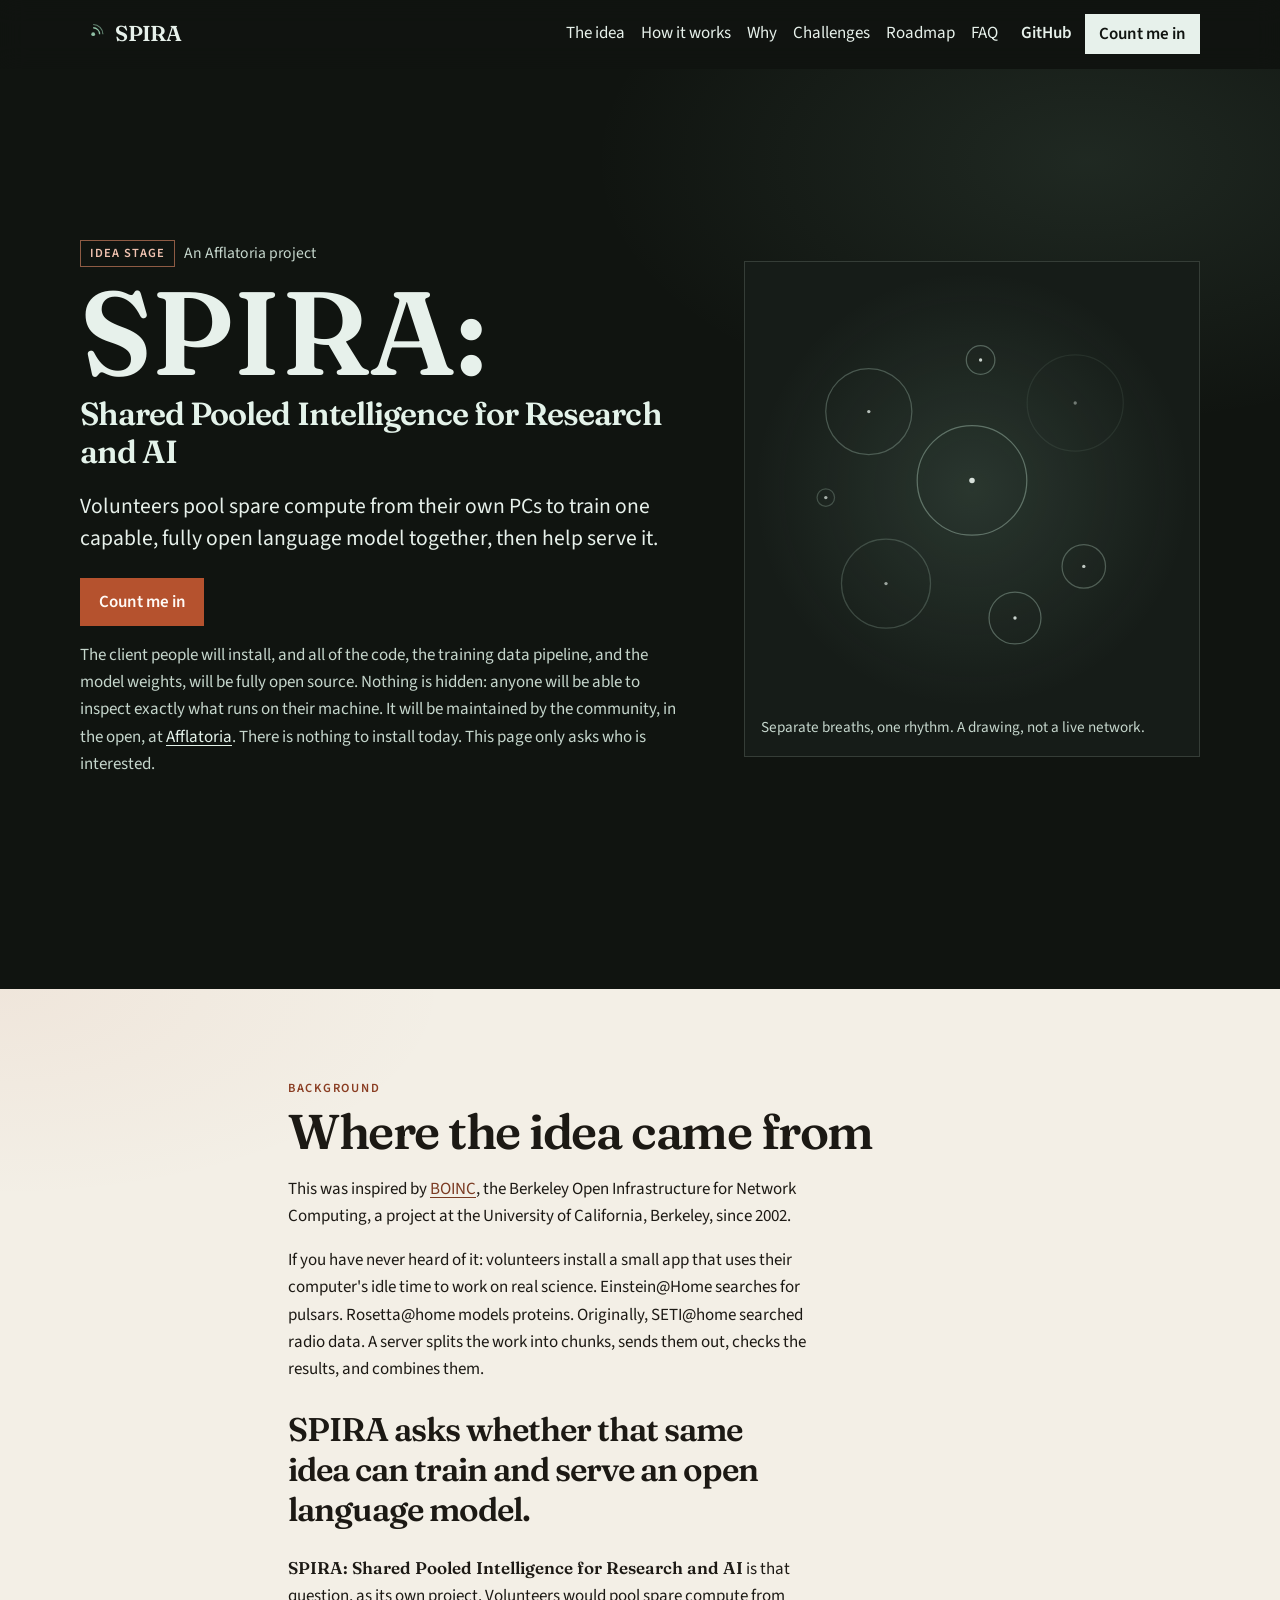
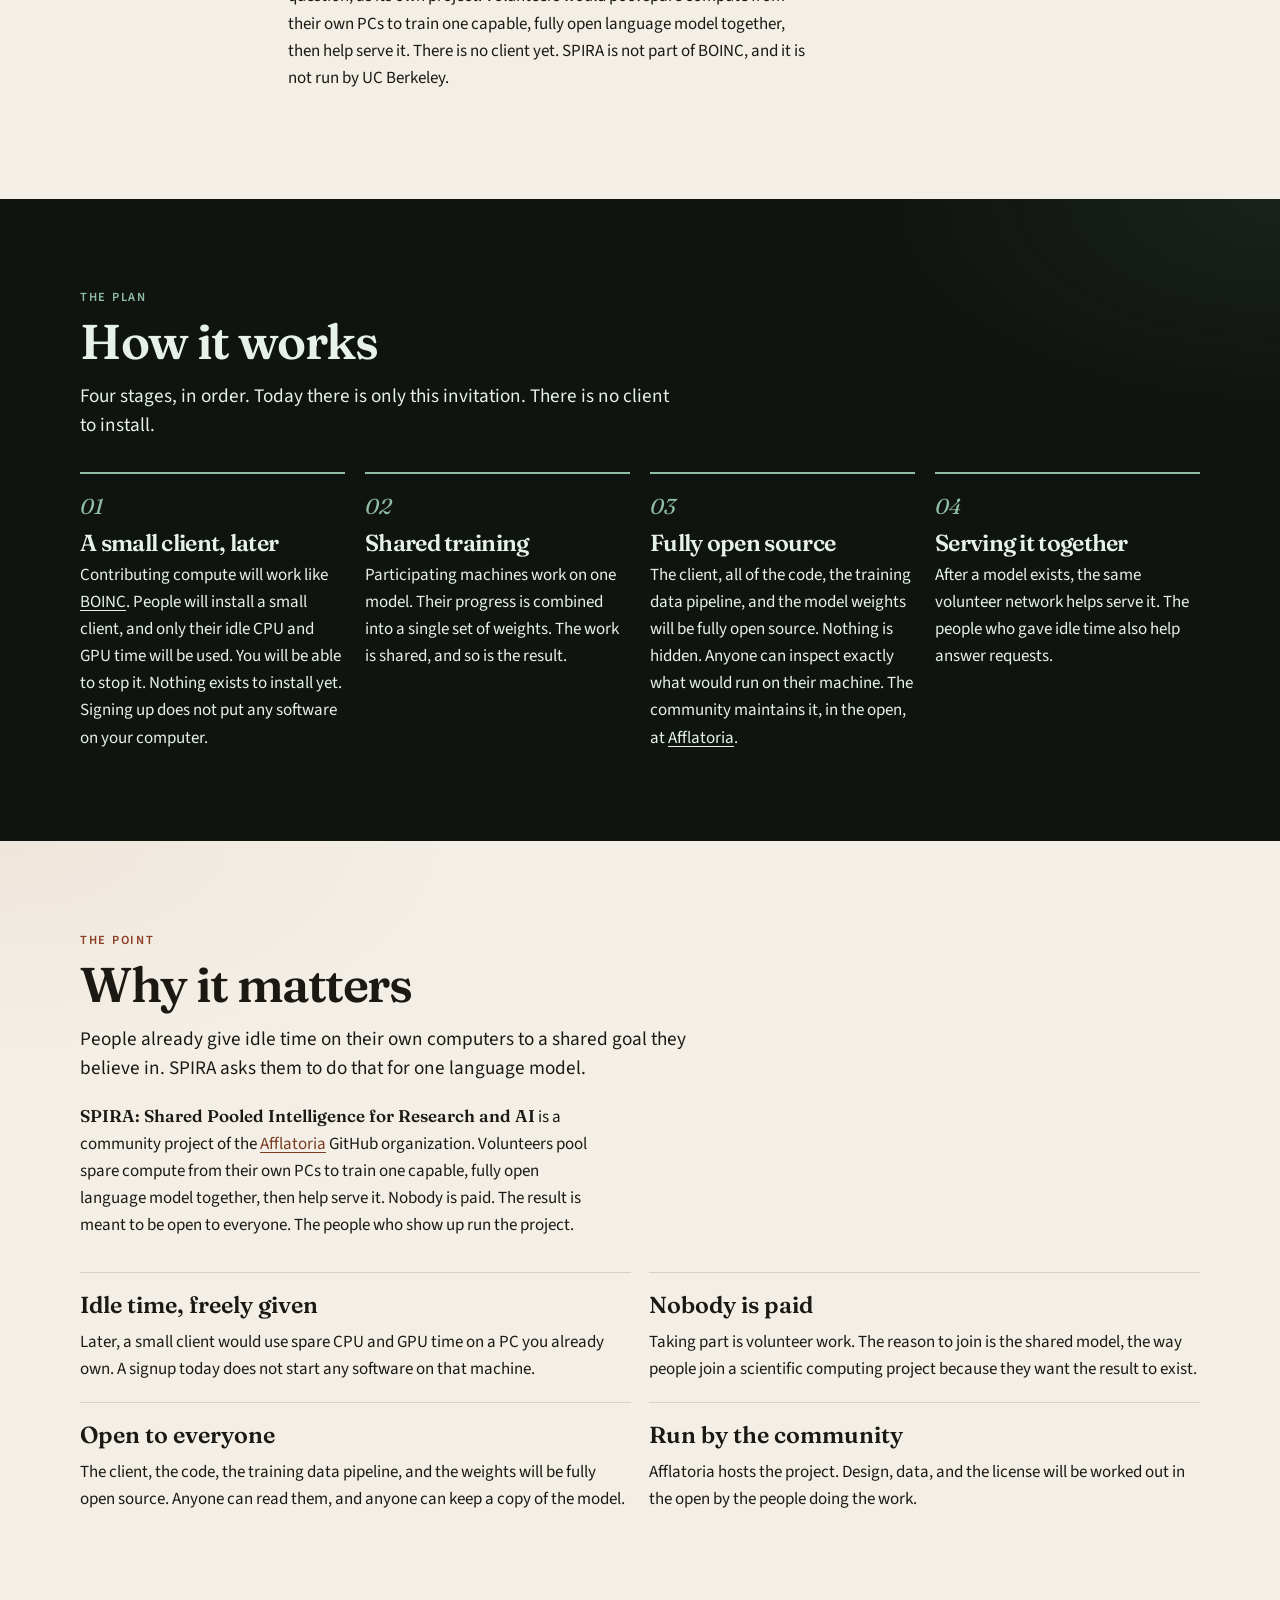
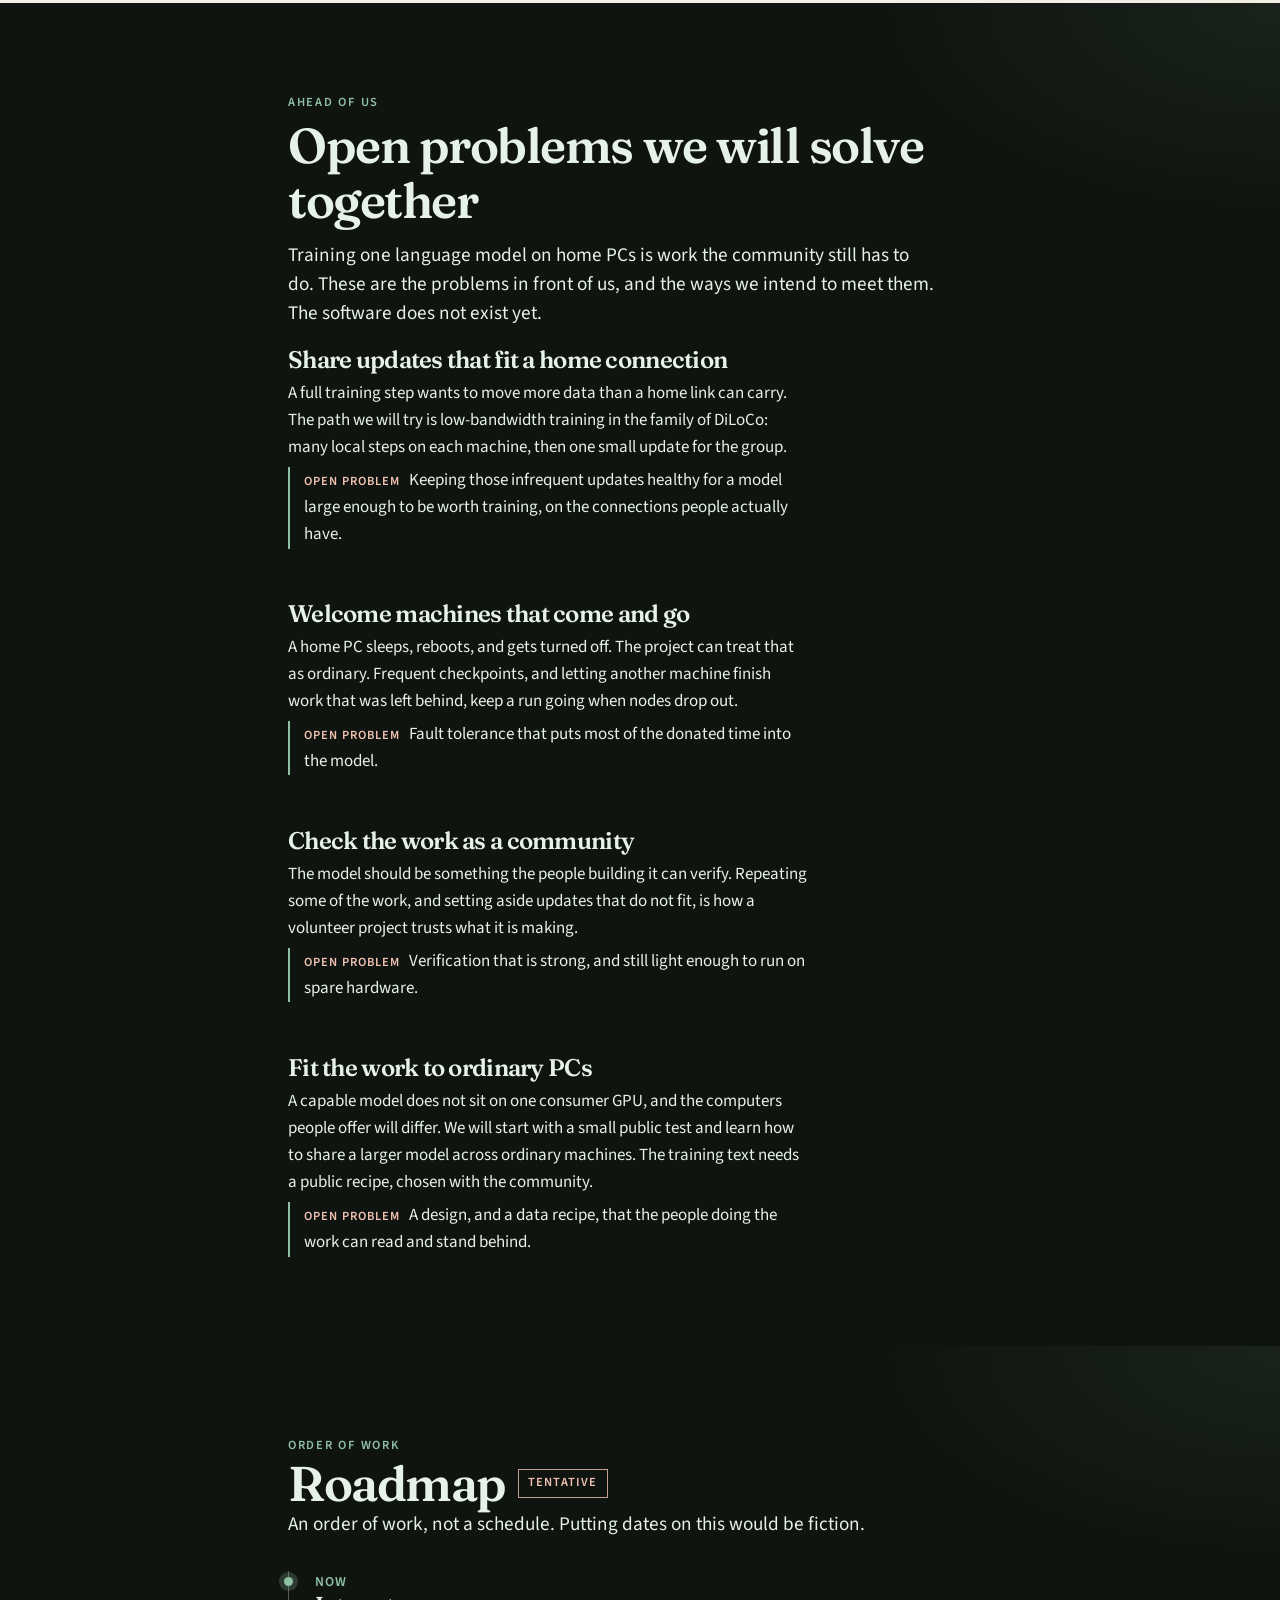
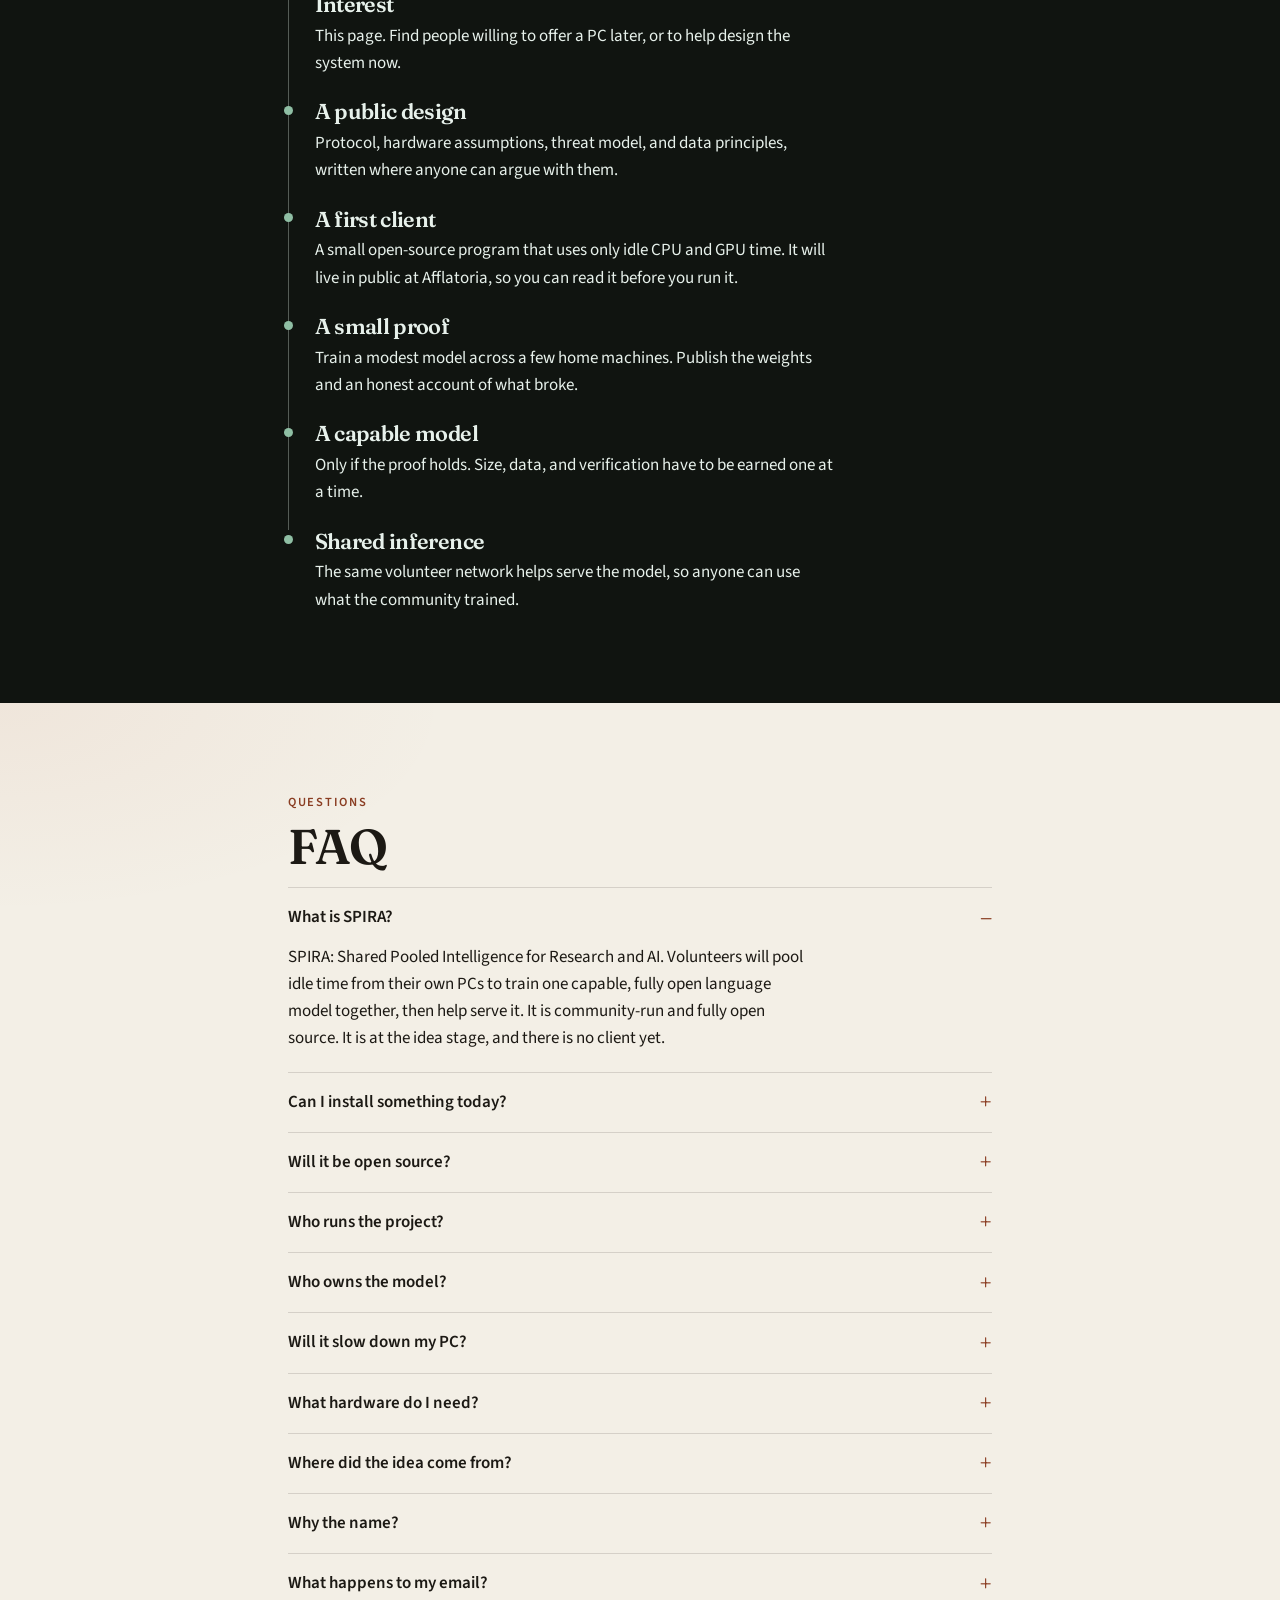
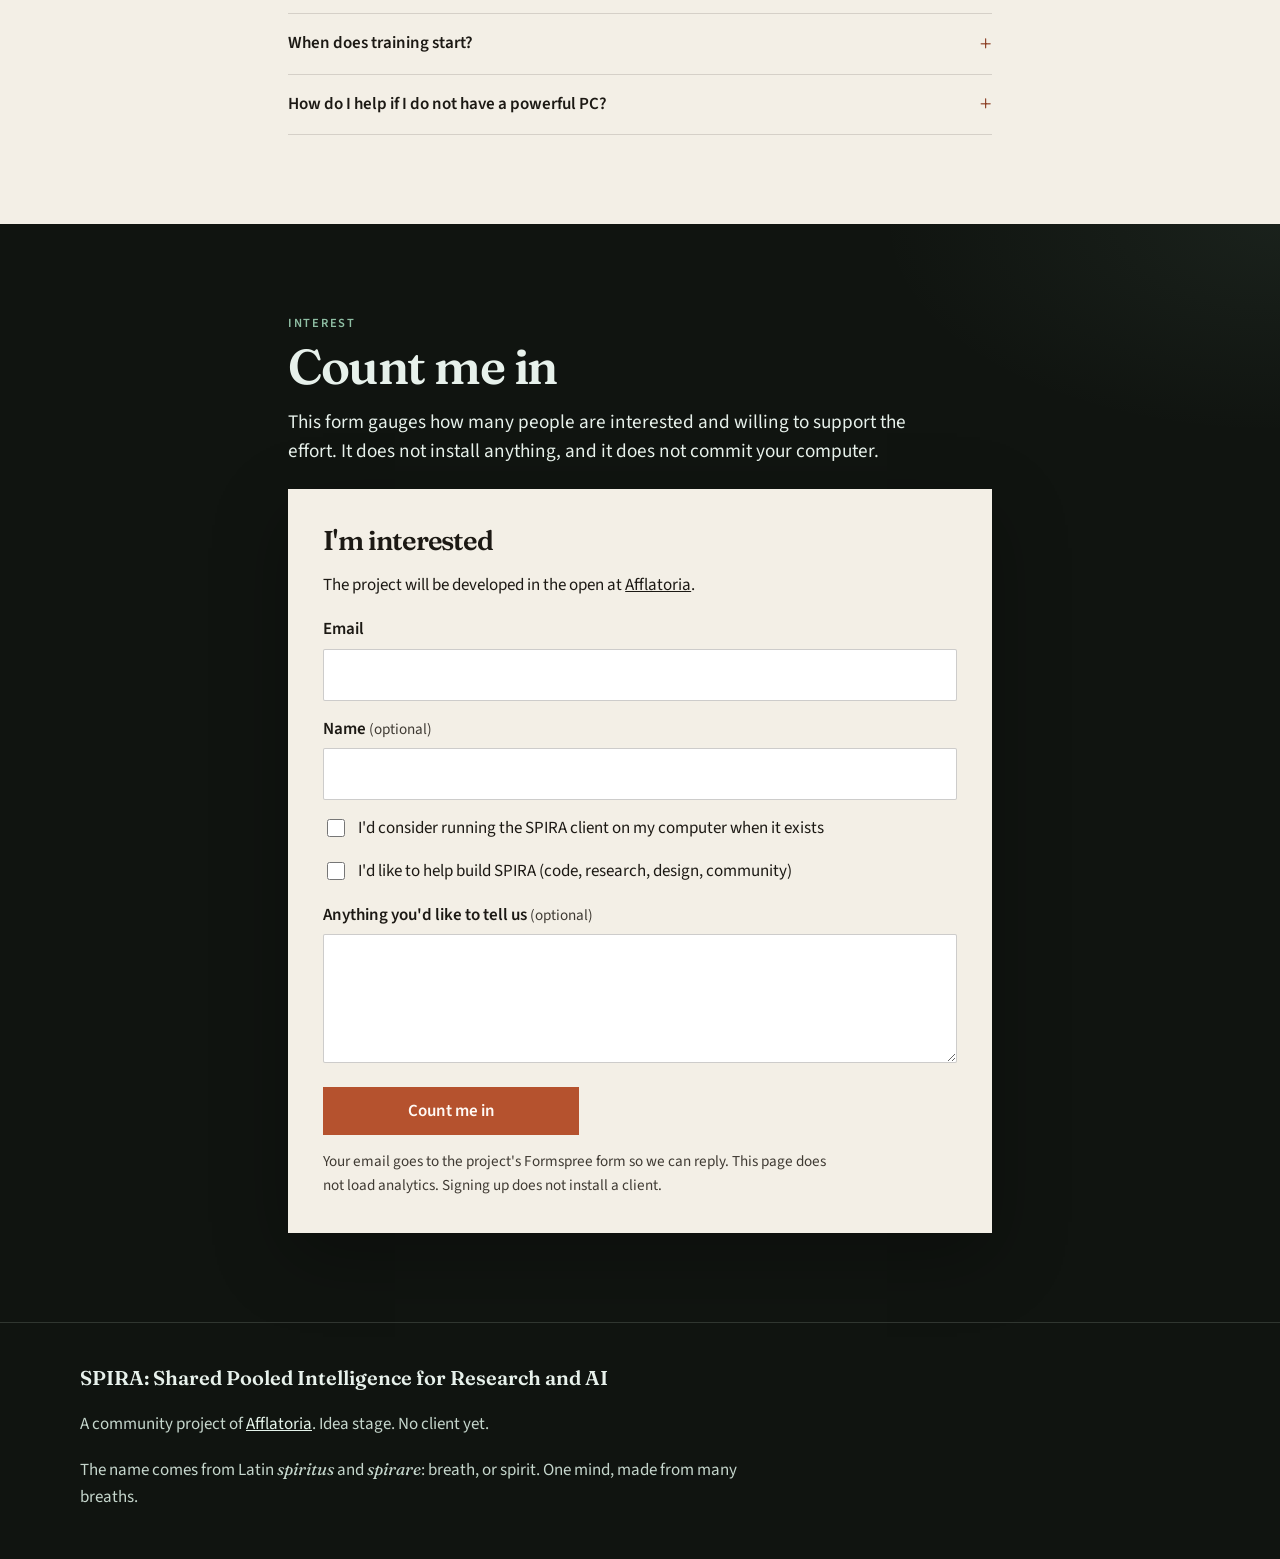
<file: index.html>
<!DOCTYPE html>
<html lang="en">
<head>
  <meta charset="utf-8">
  <meta name="viewport" content="width=device-width, initial-scale=1">
  <title>SPIRA: Shared Pooled Intelligence for Research and AI</title>
  <meta name="description" content="SPIRA: Shared Pooled Intelligence for Research and AI. A community effort to train one capable, fully open language model on idle time from volunteers' PCs. Nothing to install yet. Fully open source.">
  <link rel="canonical" href="https://afflatoria.github.io/spira-site/">
  <meta name="theme-color" content="#101410">
  <meta name="robots" content="index, follow">
  <meta property="og:site_name" content="SPIRA">
  <meta property="og:type" content="website">
  <meta property="og:locale" content="en_US">
  <meta property="og:title" content="SPIRA: Shared Pooled Intelligence for Research and AI">
  <meta property="og:description" content="A community effort to train one capable, fully open language model on idle time from volunteers' PCs. Nothing to install yet. The client, code, data pipeline, and weights will be fully open source.">
  <meta property="og:url" content="https://afflatoria.github.io/spira-site/">
  <meta property="og:image" content="https://afflatoria.github.io/spira-site/assets/og.png">
  <meta property="og:image:width" content="1200">
  <meta property="og:image:height" content="630">
  <meta property="og:image:alt" content="SPIRA: Shared Pooled Intelligence for Research and AI. A fully open language model trained by volunteers. Nothing to install yet.">
  <meta name="twitter:card" content="summary_large_image">
  <meta name="twitter:title" content="SPIRA: Shared Pooled Intelligence for Research and AI">
  <meta name="twitter:description" content="A community effort to train one capable, fully open language model on idle time from volunteers' PCs. Nothing to install yet. Fully open source.">
  <meta name="twitter:image" content="https://afflatoria.github.io/spira-site/assets/og.png">
  <meta name="twitter:image:alt" content="SPIRA: Shared Pooled Intelligence for Research and AI. A fully open language model trained by volunteers. Nothing to install yet.">
  <link rel="icon" href="assets/favicon.svg" type="image/svg+xml">
  <link rel="icon" href="assets/favicon-32.png" sizes="32x32" type="image/png">
  <link rel="apple-touch-icon" href="assets/apple-touch-icon.png">
  <link rel="preload" href="assets/fonts/fraunces-latin-600.woff2" as="font" type="font/woff2" crossorigin>
  <link rel="stylesheet" href="assets/site.css">
  <script type="application/ld+json">
  {
    "@context": "https://schema.org",
    "@type": "WebSite",
    "name": "SPIRA: Shared Pooled Intelligence for Research and AI",
    "url": "https://afflatoria.github.io/spira-site/",
    "description": "A community effort to train one capable, fully open language model on idle time from volunteers' PCs. Nothing to install yet. Fully open source.",
    "publisher": {
      "@type": "Organization",
      "name": "Afflatoria",
      "url": "https://github.com/Afflatoria"
    }
  }
  </script>
</head>
<body>
  <a class="skip" href="#content">Skip to content</a>
  <header class="site-header">
    <div class="bar wrap">
      <a class="brand" href="#top">
        <svg class="mark" viewBox="0 0 32 32" aria-hidden="true">
          <circle cx="16" cy="16" r="2.3" fill="currentColor"></circle>
          <path d="M16 8.2a7.8 7.8 0 0 1 7.8 7.8" fill="none" stroke="currentColor" stroke-width="1.6"></path>
          <path d="M16 4.2a11.8 11.8 0 0 1 11.8 11.8" fill="none" stroke="currentColor" stroke-width="1.4" opacity="0.65"></path>
        </svg>
        <span>SPIRA</span>
      </a>
      <nav id="site-nav" class="nav-panel" aria-label="Primary">
        <a href="#origin">The idea</a>
        <a href="#how">How it works</a>
        <a href="#why">Why</a>
        <a href="#challenges">Challenges</a>
        <a href="#roadmap">Roadmap</a>
        <a href="#faq">FAQ</a>
        <a class="nav-github" href="https://github.com/Afflatoria" rel="noopener noreferrer">GitHub</a>
      </nav>
      <div class="header-actions">
        <a class="header-github" href="https://github.com/Afflatoria" rel="noopener noreferrer">GitHub</a>
        <a class="btn btn-small header-cta" href="#join">Count me in</a>
        <button class="menu-toggle" type="button" aria-expanded="false" aria-controls="site-nav" aria-label="Open menu">Menu</button>
      </div>
    </div>
  </header>

  <main id="content">
    <section class="hero" id="top">
      <div class="wrap hero-grid">
        <div class="hero-copy">
          <p class="eyebrow"><span class="pill">Idea stage</span> An Afflatoria project</p>
          <h1>
            <span class="h1-lead">SPIRA:</span>
            <span class="h1-rest">Shared Pooled Intelligence for Research and AI</span>
          </h1>
          <p class="pitch">Volunteers pool spare compute from their own PCs to train one capable, fully open language model together, then help serve it.</p>
          <div class="cta-row">
            <a class="btn btn-primary" href="#join">Count me in</a>
          </div>
          <p class="honesty">The client people will install, and all of the code, the training data pipeline, and the model weights, will be fully open source. Nothing is hidden: anyone will be able to inspect exactly what runs on their machine. It will be maintained by the community, in the open, at <a href="https://github.com/Afflatoria" rel="noopener noreferrer">Afflatoria</a>. There is nothing to install today. This page only asks who is interested.</p>
        </div>
        <figure class="breath-figure">
          <canvas id="breath" aria-hidden="true"></canvas>
          <figcaption>Separate breaths, one rhythm. A drawing, not a live network.</figcaption>
        </figure>
      </div>
    </section>

    <section class="section section-paper" id="origin">
      <div class="wrap narrow">
        <p class="kicker">Background</p>
        <h2>Where the idea came from</h2>
        <p>This was inspired by <a href="https://boinc.berkeley.edu" rel="noopener noreferrer">BOINC</a>, the Berkeley Open Infrastructure for Network Computing, a project at the University of California, Berkeley, since 2002.</p>
        <p>If you have never heard of it: volunteers install a small app that uses their computer's idle time to work on real science. Einstein@Home searches for pulsars. Rosetta@home models proteins. Originally, SETI@home searched radio data. A server splits the work into chunks, sends them out, checks the results, and combines them.</p>
        <blockquote class="ask">
          <p>SPIRA asks whether that same idea can train and serve an open language model.</p>
        </blockquote>
        <p><span class="name-inline">SPIRA: Shared Pooled Intelligence for Research and AI</span> is that question, as its own project. Volunteers would pool spare compute from their own PCs to train one capable, fully open language model together, then help serve it. There is no client yet. SPIRA is not part of BOINC, and it is not run by UC Berkeley.</p>
      </div>
    </section>

    <section class="section section-night" id="how">
      <div class="wrap">
        <p class="kicker">The plan</p>
        <h2>How it works</h2>
        <p class="lede">Four stages, in order. Today there is only this invitation. There is no client to install.</p>
        <ol class="steps">
          <li>
            <span class="step-num">01</span>
            <h3>A small client, later</h3>
            <p>Contributing compute will work like <a href="https://boinc.berkeley.edu" rel="noopener noreferrer">BOINC</a>. People will install a small client, and only their idle CPU and GPU time will be used. You will be able to stop it. Nothing exists to install yet. Signing up does not put any software on your computer.</p>
          </li>
          <li>
            <span class="step-num">02</span>
            <h3>Shared training</h3>
            <p>Participating machines work on one model. Their progress is combined into a single set of weights. The work is shared, and so is the result.</p>
          </li>
          <li>
            <span class="step-num">03</span>
            <h3>Fully open source</h3>
            <p>The client, all of the code, the training data pipeline, and the model weights will be fully open source. Nothing is hidden. Anyone can inspect exactly what would run on their machine. The community maintains it, in the open, at <a href="https://github.com/Afflatoria" rel="noopener noreferrer">Afflatoria</a>.</p>
          </li>
          <li>
            <span class="step-num">04</span>
            <h3>Serving it together</h3>
            <p>After a model exists, the same volunteer network helps serve it. The people who gave idle time also help answer requests.</p>
          </li>
        </ol>
      </div>
    </section>

    <section class="section section-paper" id="why">
      <div class="wrap">
        <p class="kicker">The point</p>
        <h2>Why it matters</h2>
        <p class="lede">People already give idle time on their own computers to a shared goal they believe in. SPIRA asks them to do that for one language model.</p>
        <p><span class="name-inline">SPIRA: Shared Pooled Intelligence for Research and AI</span> is a community project of the <a href="https://github.com/Afflatoria" rel="noopener noreferrer">Afflatoria</a> GitHub organization. Volunteers pool spare compute from their own PCs to train one capable, fully open language model together, then help serve it. Nobody is paid. The result is meant to be open to everyone. The people who show up run the project.</p>
        <dl class="principles">
          <div>
            <dt>Idle time, freely given</dt>
            <dd>Later, a small client would use spare CPU and GPU time on a PC you already own. A signup today does not start any software on that machine.</dd>
          </div>
          <div>
            <dt>Nobody is paid</dt>
            <dd>Taking part is volunteer work. The reason to join is the shared model, the way people join a scientific computing project because they want the result to exist.</dd>
          </div>
          <div>
            <dt>Open to everyone</dt>
            <dd>The client, the code, the training data pipeline, and the weights will be fully open source. Anyone can read them, and anyone can keep a copy of the model.</dd>
          </div>
          <div>
            <dt>Run by the community</dt>
            <dd>Afflatoria hosts the project. Design, data, and the license will be worked out in the open by the people doing the work.</dd>
          </div>
        </dl>
      </div>
    </section>

    <section class="section section-night" id="challenges">
      <div class="wrap narrow">
        <p class="kicker">Ahead of us</p>
        <h2>Open problems we will solve together</h2>
        <p class="lede">Training one language model on home PCs is work the community still has to do. These are the problems in front of us, and the ways we intend to meet them. The software does not exist yet.</p>

        <article class="challenge">
          <h3>Share updates that fit a home connection</h3>
          <p>A full training step wants to move more data than a home link can carry. The path we will try is low-bandwidth training in the family of DiLoCo: many local steps on each machine, then one small update for the group.</p>
          <p class="still"><span class="label-mini">Open problem</span> Keeping those infrequent updates healthy for a model large enough to be worth training, on the connections people actually have.</p>
        </article>

        <article class="challenge">
          <h3>Welcome machines that come and go</h3>
          <p>A home PC sleeps, reboots, and gets turned off. The project can treat that as ordinary. Frequent checkpoints, and letting another machine finish work that was left behind, keep a run going when nodes drop out.</p>
          <p class="still"><span class="label-mini">Open problem</span> Fault tolerance that puts most of the donated time into the model.</p>
        </article>

        <article class="challenge">
          <h3>Check the work as a community</h3>
          <p>The model should be something the people building it can verify. Repeating some of the work, and setting aside updates that do not fit, is how a volunteer project trusts what it is making.</p>
          <p class="still"><span class="label-mini">Open problem</span> Verification that is strong, and still light enough to run on spare hardware.</p>
        </article>

        <article class="challenge">
          <h3>Fit the work to ordinary PCs</h3>
          <p>A capable model does not sit on one consumer GPU, and the computers people offer will differ. We will start with a small public test and learn how to share a larger model across ordinary machines. The training text needs a public recipe, chosen with the community.</p>
          <p class="still"><span class="label-mini">Open problem</span> A design, and a data recipe, that the people doing the work can read and stand behind.</p>
        </article>
      </div>
    </section>

    <section class="section section-night" id="roadmap">
      <div class="wrap narrow">
        <p class="kicker">Order of work</p>
        <div class="title-row">
          <h2>Roadmap</h2>
          <span class="badge">Tentative</span>
        </div>
        <p class="lede">An order of work, not a schedule. Putting dates on this would be fiction.</p>
        <ol class="timeline">
          <li class="now">
            <p class="when">Now</p>
            <h3>Interest</h3>
            <p>This page. Find people willing to offer a PC later, or to help design the system now.</p>
          </li>
          <li>
            <h3>A public design</h3>
            <p>Protocol, hardware assumptions, threat model, and data principles, written where anyone can argue with them.</p>
          </li>
          <li>
            <h3>A first client</h3>
            <p>A small open-source program that uses only idle CPU and GPU time. It will live in public at Afflatoria, so you can read it before you run it.</p>
          </li>
          <li>
            <h3>A small proof</h3>
            <p>Train a modest model across a few home machines. Publish the weights and an honest account of what broke.</p>
          </li>
          <li>
            <h3>A capable model</h3>
            <p>Only if the proof holds. Size, data, and verification have to be earned one at a time.</p>
          </li>
          <li>
            <h3>Shared inference</h3>
            <p>The same volunteer network helps serve the model, so anyone can use what the community trained.</p>
          </li>
        </ol>
      </div>
    </section>

    <section class="section section-paper" id="faq">
      <div class="wrap narrow">
        <p class="kicker">Questions</p>
        <h2>FAQ</h2>
        <div class="faq">
          <details open>
            <summary>What is SPIRA?</summary>
            <p>SPIRA: Shared Pooled Intelligence for Research and AI. Volunteers will pool idle time from their own PCs to train one capable, fully open language model together, then help serve it. It is community-run and fully open source. It is at the idea stage, and there is no client yet.</p>
          </details>
          <details>
            <summary>Can I install something today?</summary>
            <p>No. Nothing exists to install. Later, contributing compute will work like <a href="https://boinc.berkeley.edu" rel="noopener noreferrer">BOINC</a>: a small client that uses only idle CPU and GPU time, which you can stop. The form on this page only records interest. It does not use your computer.</p>
          </details>
          <details>
            <summary>Will it be open source?</summary>
            <p>Yes. The client people will install, and all of SPIRA's code, training data pipeline, and model weights, will be fully open source. Nothing is hidden. Anyone can inspect exactly what runs on their machine. The community maintains it, in the open, at the <a href="https://github.com/Afflatoria" rel="noopener noreferrer">Afflatoria</a> GitHub organization.</p>
          </details>
          <details>
            <summary>Who runs the project?</summary>
            <p>The community. Development will happen in the open at <a href="https://github.com/Afflatoria" rel="noopener noreferrer">Afflatoria</a>. Design, data, and the license will be decided by the people doing the work. Nobody is paid to take part.</p>
          </details>
          <details>
            <summary>Who owns the model?</summary>
            <p>No model exists yet. The aim is a fully open release anyone can keep. The license will be chosen in the open, with the community.</p>
          </details>
          <details>
            <summary>Will it slow down my PC?</summary>
            <p>Nothing runs on your PC today. When a client exists, it is meant to use only idle CPU and GPU time, and you will be able to stop it. That still has to be built and tested, and the source will be public so you can see what it does.</p>
          </details>
          <details>
            <summary>What hardware do I need?</summary>
            <p>You do not need a specific machine to register interest. A GPU is useful. An older PC may still matter for early tests. Real minimums will be published before anyone is asked to run code.</p>
          </details>
          <details>
            <summary>Where did the idea come from?</summary>
            <p>The founder was inspired by <a href="https://boinc.berkeley.edu" rel="noopener noreferrer">BOINC</a>, the Berkeley Open Infrastructure for Network Computing, at UC Berkeley since 2002. Volunteers install a small app that uses idle time for scientific work, and a server splits that work into chunks, checks the results, and combines them. SPIRA asks whether that same idea can train and serve an open language model. The longer note is in <a href="#origin">Where the idea came from</a>.</p>
          </details>
          <details>
            <summary>Why the name?</summary>
            <p>From Latin <em>spiritus</em> and <em>spirare</em>: breath, or spirit. One mind, made from many breaths.</p>
          </details>
          <details>
            <summary>What happens to my email?</summary>
            <p>The form sends it to a Formspree inbox for this project, so we can reply. If you opt in, we may write when there is something to report. This page loads no advertising trackers, and we do not sell the list.</p>
          </details>
          <details>
            <summary>When does training start?</summary>
            <p>No date. A public design and a small proof come first. The roadmap is tentative.</p>
          </details>
          <details>
            <summary>How do I help if I do not have a powerful PC?</summary>
            <p>Use the interest form and tick “I'd like to help build SPIRA.” Code, research, design, and community organizing all matter before a training run does. You can also follow the work at <a href="https://github.com/Afflatoria" rel="noopener noreferrer">Afflatoria</a>.</p>
          </details>
        </div>
      </div>
    </section>

    <section class="section section-night" id="join">
      <div class="wrap narrow">
        <p class="kicker">Interest</p>
        <h2>Count me in</h2>
        <p class="lede">This form gauges how many people are interested and willing to support the effort. It does not install anything, and it does not commit your computer.</p>
        <div class="join-card">
          <h3>I'm interested</h3>
          <p>The project will be developed in the open at <a href="https://github.com/Afflatoria" rel="noopener noreferrer">Afflatoria</a>.</p>
          <noscript>
            <p class="form-status is-note">The signup form needs JavaScript to send. You can still reach the project on GitHub.</p>
          </noscript>
          <!-- Posts to the endpoint in assets/config.js -->
          <form id="signup" method="post" action="#join" novalidate>
            <div id="form-status" class="form-status" role="status" aria-live="polite"></div>
            <input type="hidden" name="source" id="field-source" value="">
            <div class="hp" aria-hidden="true">
              <label for="gotcha">Leave this empty</label>
              <input id="gotcha" name="_gotcha" type="text" tabindex="-1" autocomplete="off">
            </div>
            <div class="field">
              <label for="email">Email</label>
              <input id="email" name="email" type="email" autocomplete="email" inputmode="email" maxlength="200" required aria-required="true" aria-describedby="email-error">
              <p class="field-error" id="email-error" hidden></p>
            </div>
            <div class="field">
              <label for="name">Name <span class="hint">(optional)</span></label>
              <input id="name" name="name" type="text" autocomplete="name" maxlength="120" aria-describedby="name-error">
              <p class="field-error" id="name-error" hidden></p>
            </div>
            <label class="check">
              <input id="run-client" type="checkbox" name="run_client" value="yes">
              <span>I'd consider running the SPIRA client on my computer when it exists</span>
            </label>
            <label class="check">
              <input id="help-build" type="checkbox" name="help_build" value="yes">
              <span>I'd like to help build SPIRA (code, research, design, community)</span>
            </label>
            <div class="field">
              <label for="note">Anything you'd like to tell us <span class="hint">(optional)</span></label>
              <textarea id="note" name="note" rows="4" maxlength="2000" aria-describedby="note-error"></textarea>
              <p class="field-error" id="note-error" hidden></p>
            </div>
            <button class="btn btn-primary" id="submit-btn" type="submit">Count me in</button>
            <p class="privacy">Your email goes to the project's Formspree form so we can reply. This page does not load analytics. Signing up does not install a client.</p>
          </form>
        </div>
      </div>
    </section>
  </main>

  <footer class="site-footer">
    <div class="wrap">
      <p class="footer-name">SPIRA: Shared Pooled Intelligence for Research and AI</p>
      <p>A community project of <a href="https://github.com/Afflatoria" rel="noopener noreferrer">Afflatoria</a>. Idea stage. No client yet.</p>
      <p class="etymology">The name comes from Latin <em>spiritus</em> and <em>spirare</em>: breath, or spirit. One mind, made from many breaths.</p>
    </div>
  </footer>

  <script src="assets/config.js"></script>
  <script src="assets/site.js"></script>
</body>
</html>
</file>
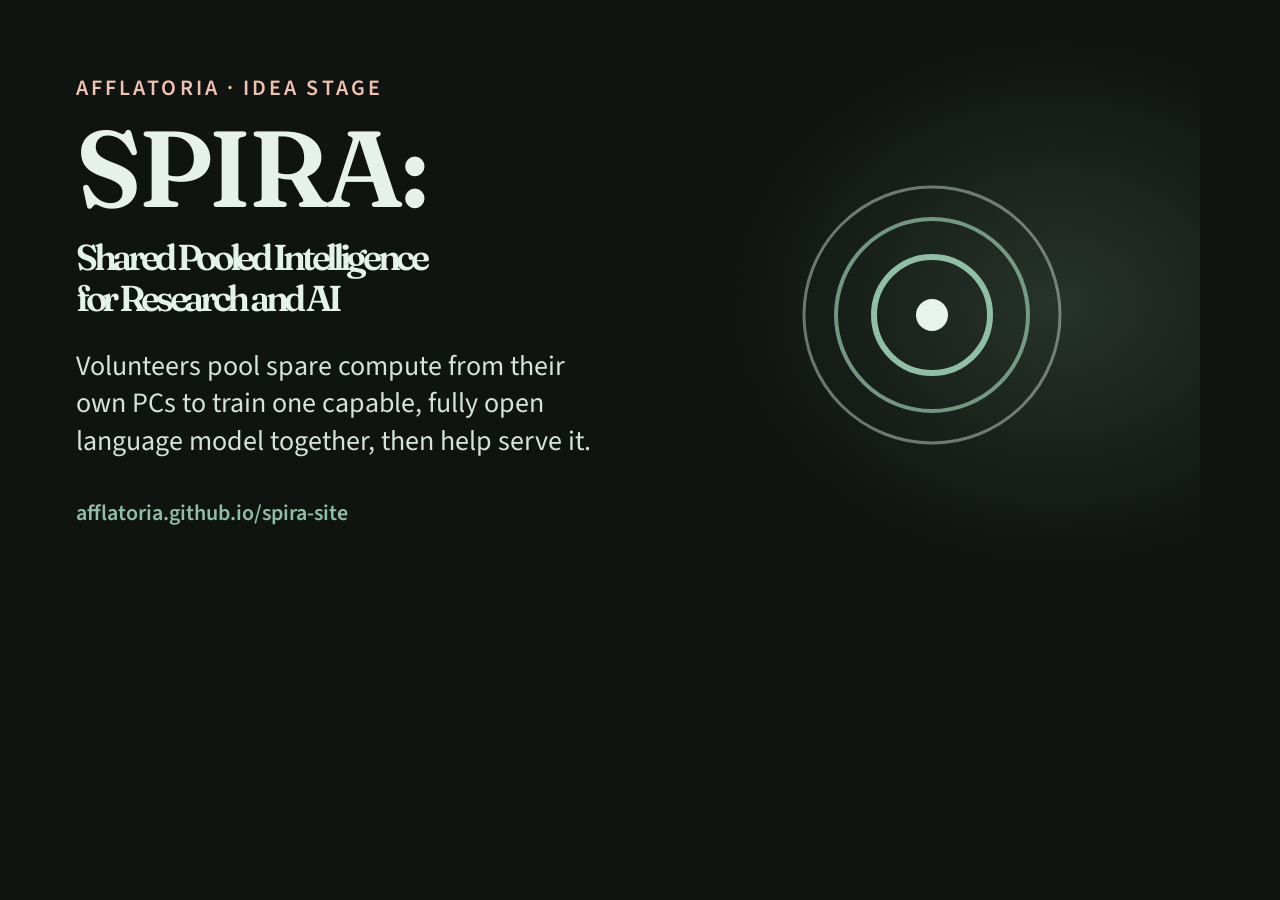
<file: scripts/og-card.html>
<!DOCTYPE html>
<html lang="en">
<head>
  <meta charset="utf-8">
  <title>SPIRA Open Graph card</title>
  <style>
    @font-face {
      font-family: "Fraunces";
      font-style: normal;
      font-weight: 600;
      src: url("../assets/fonts/fraunces-latin-600.woff2") format("woff2");
    }
    @font-face {
      font-family: "Source Sans 3";
      font-style: normal;
      font-weight: 400;
      src: url("../assets/fonts/source-sans-3-latin-400.woff2") format("woff2");
    }
    @font-face {
      font-family: "Source Sans 3";
      font-style: normal;
      font-weight: 600;
      src: url("../assets/fonts/source-sans-3-latin-600.woff2") format("woff2");
    }
    html, body {
      margin: 0;
      width: 1200px;
      height: 630px;
      overflow: hidden;
      background: #101410;
      color: #e7f1eb;
      font-family: "Source Sans 3", sans-serif;
    }
    .card {
      box-sizing: border-box;
      width: 1200px;
      height: 630px;
      padding: 72px 76px;
      display: grid;
      grid-template-columns: 1.25fr 0.75fr;
      gap: 24px;
      background:
        radial-gradient(520px 420px at 88% 48%, rgba(143, 191, 164, 0.18), transparent 62%),
        #101410;
    }
    .eyebrow {
      margin: 0;
      font-size: 22px;
      font-weight: 600;
      letter-spacing: 0.14em;
      text-transform: uppercase;
      color: #f0c2b0;
    }
    h1 {
      margin: 18px 0 0;
      font-family: Fraunces, serif;
      font-weight: 600;
      font-size: 108px;
      line-height: 0.86;
      letter-spacing: -0.04em;
    }
    .rest {
      display: block;
      margin-top: 22px;
      max-width: 16ch;
      font-size: 36px;
      line-height: 1.15;
      color: #e4f3ea;
    }
    .pitch {
      margin: 28px 0 0;
      max-width: 34rem;
      font-size: 28px;
      line-height: 1.35;
      color: #d5e4db;
    }
    .url {
      margin: 36px 0 0;
      font-size: 22px;
      font-weight: 600;
      color: #8fbfa4;
    }
    .mark {
      align-self: center;
      justify-self: center;
      width: 280px;
      height: 280px;
    }
  </style>
</head>
<body>
  <div class="card">
    <div>
      <p class="eyebrow">Afflatoria · Idea stage</p>
      <h1>SPIRA:<span class="rest">Shared Pooled Intelligence for Research and AI</span></h1>
      <p class="pitch">Volunteers pool spare compute from their own PCs to train one capable, fully open language model together, then help serve it.</p>
      <p class="url">afflatoria.github.io/spira-site</p>
    </div>
    <svg class="mark" viewBox="0 0 280 280" aria-hidden="true">
      <circle cx="140" cy="140" r="16" fill="#e7f3ec"></circle>
      <circle cx="140" cy="140" r="58" fill="none" stroke="#8fbfa4" stroke-width="6"></circle>
      <circle cx="140" cy="140" r="96" fill="none" stroke="#8fbfa4" stroke-width="4" opacity="0.75"></circle>
      <circle cx="140" cy="140" r="128" fill="none" stroke="#d5e6db" stroke-width="3" opacity="0.45"></circle>
    </svg>
  </div>
</body>
</html>
</file>
<file: assets/site.css>
@font-face {
  font-family: "Fraunces";
  font-style: normal;
  font-weight: 400;
  font-display: swap;
  src: url("fonts/fraunces-latin-400.woff2") format("woff2");
}

@font-face {
  font-family: "Fraunces";
  font-style: italic;
  font-weight: 400;
  font-display: swap;
  src: url("fonts/fraunces-latin-400-italic.woff2") format("woff2");
}

@font-face {
  font-family: "Fraunces";
  font-style: normal;
  font-weight: 600;
  font-display: swap;
  src: url("fonts/fraunces-latin-600.woff2") format("woff2");
}

@font-face {
  font-family: "Source Sans 3";
  font-style: normal;
  font-weight: 400;
  font-display: swap;
  src: url("fonts/source-sans-3-latin-400.woff2") format("woff2");
}

@font-face {
  font-family: "Source Sans 3";
  font-style: normal;
  font-weight: 600;
  font-display: swap;
  src: url("fonts/source-sans-3-latin-600.woff2") format("woff2");
}

:root {
  --night: #101410;
  --night-raised: #1a221c;
  --text-on-dark: #e7f1eb;
  --muted-on-dark: #c5d6cc;
  --breath: #8fbfa4;
  --breath-strong: #e4f3ea;
  --line-dark: rgba(215, 227, 218, 0.16);
  --parchment: #f3efe6;
  --ink: #1c1914;
  --muted-on-light: #3f3a33;
  --line-light: rgba(28, 25, 20, 0.14);
  --clay: #b5522e;
  --clay-deep: #8a3d22;
  --link-on-light: #7a3b22;
  --serif: "Fraunces", "Iowan Old Style", Palatino, "Palatino Linotype", Georgia, serif;
  --sans: "Source Sans 3", "Segoe UI", sans-serif;
  --header-h: 4.25rem;
  --wrap: 1120px;
}

*,
*::before,
*::after {
  box-sizing: border-box;
}

[hidden] {
  display: none !important;
}

html {
  scroll-behavior: smooth;
}

[id] {
  scroll-margin-top: calc(var(--header-h) + 0.75rem);
}

body {
  margin: 0;
  font-family: var(--sans);
  font-size: 1.0625rem;
  line-height: 1.6;
  background: var(--night);
  color: var(--text-on-dark);
  text-rendering: optimizeLegibility;
}

img,
svg,
canvas {
  max-width: 100%;
}

h1,
h2,
h3,
p {
  overflow-wrap: break-word;
}

h1,
h2,
h3 {
  font-family: var(--serif);
  font-weight: 600;
  letter-spacing: -0.03em;
  line-height: 1.12;
}

a {
  color: inherit;
}

:focus-visible {
  outline: 2px solid var(--clay);
  outline-offset: 3px;
}

::selection {
  background: #d5eadf;
  color: #14201a;
}

.skip {
  position: absolute;
  left: 1rem;
  top: -4rem;
  z-index: 40;
  background: var(--parchment);
  color: var(--ink);
  padding: 0.6rem 0.9rem;
}

.skip:focus {
  top: 0.6rem;
}

.wrap {
  width: min(var(--wrap), calc(100% - 2.5rem));
  margin-inline: auto;
}

.narrow {
  width: min(44rem, calc(100% - 2.5rem));
}

.site-header {
  position: sticky;
  top: 0;
  z-index: 30;
  background: rgba(16, 20, 16, 0.94);
  backdrop-filter: blur(12px);
  border-bottom: 1px solid transparent;
}

.site-header.is-scrolled {
  border-bottom-color: var(--line-dark);
}

.bar {
  display: flex;
  align-items: center;
  gap: 1rem;
  min-height: var(--header-h);
}

.brand {
  display: inline-flex;
  align-items: center;
  gap: 0.55rem;
  text-decoration: none;
  font-family: var(--serif);
  font-weight: 600;
  font-size: 1.35rem;
  letter-spacing: -0.03em;
}

.mark {
  width: 1.65rem;
  height: 1.65rem;
  color: var(--breath);
}

.header-actions {
  display: flex;
  align-items: center;
  gap: 0.45rem;
  margin-left: auto;
}

.nav-panel {
  display: none;
}

.nav-panel a {
  color: var(--text-on-dark);
  text-decoration: none;
}

.menu-toggle {
  min-height: 44px;
  min-width: 44px;
  border: 1px solid var(--line-dark);
  background: transparent;
  color: var(--text-on-dark);
  font: inherit;
  font-weight: 600;
  padding: 0 0.85rem;
  cursor: pointer;
}

.header-github {
  display: none;
}

.btn {
  display: inline-flex;
  align-items: center;
  justify-content: center;
  min-height: 48px;
  padding: 0.7rem 1.1rem;
  border: 1px solid transparent;
  text-decoration: none;
  font: inherit;
  font-weight: 600;
  line-height: 1.2;
  cursor: pointer;
  background: transparent;
  color: inherit;
}

.btn-primary {
  background: var(--clay);
  color: #fffaf6;
}

.btn-primary:hover {
  background: var(--clay-deep);
}

.btn-ghost {
  border-color: var(--line-dark);
  color: var(--text-on-dark);
}

.btn-ghost:hover {
  border-color: var(--breath);
  color: white;
}

.btn-small {
  min-height: 40px;
  padding: 0.4rem 0.8rem;
  background: var(--text-on-dark);
  color: var(--night);
}

.btn-small:hover {
  background: white;
}

.hero {
  position: relative;
  padding: 2.5rem 0 3.5rem;
  background:
    radial-gradient(900px 480px at 85% 10%, rgba(143, 191, 164, 0.12), transparent 55%),
    var(--night);
}

.hero-grid {
  display: grid;
  gap: 2.25rem;
  align-items: center;
}

.eyebrow {
  display: flex;
  flex-wrap: wrap;
  align-items: center;
  gap: 0.6rem;
  margin: 0 0 1rem;
  color: var(--muted-on-dark);
  font-size: 0.98rem;
}

.pill {
  display: inline-flex;
  align-items: center;
  min-height: 1.7rem;
  padding: 0 0.55rem;
  border: 1px solid rgba(196, 122, 90, 0.7);
  color: #f0c2b0;
  font-size: 0.78rem;
  font-weight: 600;
  letter-spacing: 0.08em;
  text-transform: uppercase;
}

.h1-lead {
  display: block;
  font-size: clamp(4.2rem, 14vw, 7.4rem);
  line-height: 0.84;
  font-weight: 600;
}

.h1-rest {
  display: block;
  max-width: 28ch;
  margin-top: 0.75rem;
  color: var(--breath-strong);
  font-size: clamp(1.45rem, 2.5vw, 2.05rem);
  font-weight: 600;
  line-height: 1.2;
  letter-spacing: -0.03em;
}

h1 {
  margin: 0;
}

.pitch {
  max-width: 38rem;
  margin: 1.25rem 0 0;
  font-size: clamp(1.15rem, 2vw, 1.35rem);
  line-height: 1.45;
}

.cta-row {
  display: flex;
  flex-wrap: wrap;
  gap: 0.7rem;
  margin-top: 1.5rem;
}

.honesty {
  max-width: 38rem;
  margin: 1rem 0 0;
  color: var(--muted-on-dark);
}

.honesty a,
.steps a {
  color: var(--breath-strong);
  text-underline-offset: 0.16em;
}

.breath-figure {
  margin: 0;
  padding: 0.75rem 0.75rem 0.95rem;
  background:
    radial-gradient(circle at 50% 46%, rgba(143, 191, 164, 0.16), transparent 62%),
    #161c18;
  border: 1px solid var(--line-dark);
}

.breath-figure canvas {
  display: block;
  width: 100%;
  height: auto;
  aspect-ratio: 1;
}

.breath-figure figcaption {
  margin: 0.7rem 0.25rem 0.1rem;
  color: var(--muted-on-dark);
  font-size: 0.95rem;
}

.section {
  padding: clamp(3.25rem, 7vw, 6rem) 0;
}

.section-paper {
  background:
    radial-gradient(900px 420px at 0% 0%, rgba(181, 82, 46, 0.06), transparent 50%),
    var(--parchment);
  color: var(--ink);
}

.section-night {
  background:
    radial-gradient(800px 420px at 100% 0%, rgba(143, 191, 164, 0.08), transparent 50%),
    var(--night);
  color: var(--text-on-dark);
}

.kicker {
  margin: 0;
  font-size: 0.78rem;
  font-weight: 600;
  letter-spacing: 0.14em;
  text-transform: uppercase;
  color: var(--clay-deep);
}

.section-night .kicker {
  color: var(--breath);
}

h2 {
  margin: 0.35rem 0 0.85rem;
  font-size: clamp(2rem, 4vw, 3.05rem);
}

.lede,
.section p {
  max-width: 65ch;
}

.lede {
  margin-top: 0;
  font-size: 1.2rem;
  line-height: 1.5;
  text-wrap: pretty;
}

.section-paper a {
  color: var(--link-on-light);
  text-underline-offset: 0.16em;
}

.section-night .prose a,
.origin-link {
  text-underline-offset: 0.16em;
}

.ask {
  margin: 1.6rem 0;
  padding: 0;
  border: 0;
}

.ask p {
  margin: 0;
  max-width: 22ch;
  font-family: var(--serif);
  font-size: clamp(1.55rem, 3vw, 2.05rem);
  font-weight: 600;
  line-height: 1.22;
  letter-spacing: -0.03em;
}

.name-inline {
  font-family: var(--serif);
  font-weight: 600;
}

.steps {
  list-style: none;
  margin: 2rem 0 0;
  padding: 0;
  display: grid;
  gap: 0;
}

.steps li {
  padding: 1.15rem 0;
  border-top: 1px solid var(--line-dark);
}

.step-num {
  display: block;
  margin-bottom: 0.35rem;
  font-family: var(--serif);
  font-size: 1.35rem;
  font-style: italic;
  font-weight: 400;
  color: var(--breath);
}

.steps h3 {
  margin: 0 0 0.35rem;
  font-size: 1.45rem;
}

.steps p,
.differ p,
.challenge p,
.timeline p {
  margin: 0.35rem 0 0;
}

.principles {
  display: grid;
  gap: 1.15rem;
  margin: 2rem 0 0;
  padding: 0;
}

.principles div {
  padding-top: 0.85rem;
  border-top: 1px solid var(--line-light);
}

.principles dt {
  font-family: var(--serif);
  font-size: 1.45rem;
  font-weight: 600;
}

.principles dd {
  margin: 0.35rem 0 0;
}

.challenge + .challenge {
  margin-top: 1.6rem;
  padding-top: 1.6rem;
  border-top: 1px solid var(--line-light);
}

.challenge h3 {
  margin: 0 0 0.4rem;
  font-size: 1.5rem;
}

.label-mini {
  display: inline-block;
  margin-right: 0.35rem;
  font-size: 0.78rem;
  font-weight: 600;
  letter-spacing: 0.08em;
  text-transform: uppercase;
  color: var(--clay-deep);
}

.section-night .label-mini {
  color: #f0c2b0;
}

.approach,
.still {
  margin: 0.75rem 0 0;
  padding-left: 0.9rem;
  border-left: 2px solid var(--breath);
}

.title-row {
  display: flex;
  flex-wrap: wrap;
  align-items: center;
  gap: 0.75rem;
}

.title-row h2 {
  margin: 0;
}

.badge {
  display: inline-flex;
  align-items: center;
  min-height: 1.8rem;
  padding: 0 0.6rem;
  border: 1px solid rgba(240, 194, 176, 0.8);
  color: #f0c2b0;
  font-size: 0.78rem;
  font-weight: 600;
  letter-spacing: 0.08em;
  text-transform: uppercase;
}

.timeline {
  list-style: none;
  margin: 2rem 0 0;
  padding: 0;
}

.timeline li {
  position: relative;
  padding: 0 0 1.45rem 1.6rem;
  border-left: 1px solid rgba(215, 227, 218, 0.35);
}

.timeline li:last-child {
  border-left-color: transparent;
  padding-bottom: 0;
}

.timeline li::before {
  content: "";
  position: absolute;
  left: -5px;
  top: 0.35rem;
  width: 9px;
  height: 9px;
  border-radius: 50%;
  background: var(--breath);
}

.timeline .now::before {
  box-shadow: 0 0 0 5px rgba(143, 191, 164, 0.22);
}

.timeline h3 {
  margin: 0;
  font-size: 1.35rem;
}

.when {
  color: var(--breath);
  font-size: 0.85rem;
  font-weight: 600;
  letter-spacing: 0.08em;
  text-transform: uppercase;
}

.faq details {
  border-top: 1px solid var(--line-light);
  padding: 0.35rem 0;
}

.faq details:last-of-type {
  border-bottom: 1px solid var(--line-light);
}

.faq summary {
  cursor: pointer;
  min-height: 48px;
  display: flex;
  align-items: center;
  justify-content: space-between;
  gap: 1rem;
  font-weight: 600;
  list-style: none;
}

.faq summary::-webkit-details-marker {
  display: none;
}

.faq summary::after {
  content: "+";
  flex: none;
  font-family: var(--serif);
  font-size: 1.5rem;
  font-weight: 500;
  color: var(--clay-deep);
}

.faq details[open] summary::after {
  content: "–";
}

.faq details p {
  margin: 0.15rem 0 0.85rem;
}

.join-card {
  margin-top: 1.5rem;
  padding: clamp(1.2rem, 3vw, 2.2rem);
  background: var(--parchment);
  color: var(--ink);
  box-shadow: 0 24px 70px rgba(0, 0, 0, 0.28);
}

.join-card h3 {
  margin: 0 0 0.35rem;
  font-size: 1.7rem;
}

.path-switch {
  display: grid;
  grid-template-columns: 1fr 1fr;
  gap: 0.35rem;
  margin: 1.1rem 0 1.15rem;
  padding: 0.3rem;
  background: rgba(28, 25, 20, 0.06);
}

.path-switch button {
  min-height: 48px;
  border: 0;
  background: transparent;
  color: var(--ink);
  font: inherit;
  font-weight: 600;
  cursor: pointer;
}

.path-switch button[aria-pressed="true"] {
  background: var(--night);
  color: var(--breath-strong);
}

.field {
  margin: 0 0 0.95rem;
}

.field label,
.skills-field legend,
.check {
  display: block;
  margin-bottom: 0.35rem;
  font-weight: 600;
}

.hint,
.privacy {
  margin: 0.3rem 0 0;
  color: var(--muted-on-light);
  font-size: 0.95rem;
}

.field label .hint {
  font-weight: 400;
}

.privacy {
  margin-top: 0.85rem;
}

input,
textarea {
  width: 100%;
  padding: 0.75rem 0.8rem;
  border: 1px solid rgba(28, 25, 20, 0.22);
  border-radius: 2px;
  background: #fff;
  color: var(--ink);
  font: inherit;
  font-size: 1rem;
}

textarea {
  resize: vertical;
  min-height: 5.5rem;
}

input[aria-invalid="true"],
textarea[aria-invalid="true"] {
  border-color: #9a3412;
}

.field-error {
  margin: 0.35rem 0 0;
  color: #8a3412;
  font-size: 0.95rem;
}

.skills-field {
  border: 0;
  margin: 0 0 0.95rem;
  padding: 0;
  min-inline-size: 0;
}

.skills {
  display: grid;
  gap: 0.45rem;
}

.skill {
  display: flex;
  align-items: center;
  gap: 0.65rem;
  min-height: 48px;
  margin: 0;
  padding: 0.35rem 0.7rem;
  border: 1px solid rgba(28, 25, 20, 0.16);
  background: #fff;
  font-weight: 400;
}

.skill input,
.check input {
  width: 1.1rem;
  height: 1.1rem;
  accent-color: var(--clay-deep);
}

.check {
  display: flex;
  align-items: flex-start;
  gap: 0.65rem;
  margin: 0.3rem 0 1rem;
  font-weight: 400;
}

.check input {
  margin-top: 0.25rem;
  flex: none;
}

.join-card .btn-primary {
  width: 100%;
}

.form-status {
  margin: 0 0 1rem;
  padding: 0.85rem 1rem;
}

.form-status:empty {
  display: none;
}

.form-status.is-success {
  background: #e5f2ea;
  color: #143024;
}

.form-status.is-error {
  background: #f8e6df;
  color: #6a2c18;
}

.form-status.is-note {
  background: #f6e7c8;
  color: #3d3116;
}

.hp {
  position: absolute;
  left: -10000px;
  width: 1px;
  height: 1px;
  overflow: hidden;
}

.site-footer {
  padding: 2.4rem 0 3rem;
  border-top: 1px solid var(--line-dark);
  color: var(--muted-on-dark);
}

.footer-name {
  margin: 0 0 0.35rem;
  color: var(--text-on-dark);
  font-family: var(--serif);
  font-size: 1.25rem;
  font-weight: 600;
}

.site-footer a {
  color: var(--breath-strong);
}

.etymology {
  margin: 1rem 0 0;
  max-width: 42rem;
}

.etymology em {
  font-family: var(--serif);
}

@media (min-width: 720px) {
  .skills {
    grid-template-columns: 1fr 1fr;
  }

  .join-card .btn-primary {
    width: auto;
    min-width: 16rem;
  }

  .principles {
    grid-template-columns: 1fr 1fr;
  }
}

@media (min-width: 900px) {
  .hero {
    padding: 1.5rem 0 4rem;
  }

  .hero-grid {
    grid-template-columns: minmax(0, 1.15fr) minmax(280px, 0.85fr);
    gap: 3rem;
    min-height: calc(100vh - var(--header-h));
  }

  .steps {
    grid-template-columns: repeat(4, minmax(0, 1fr));
    gap: 1.25rem;
  }

  .steps li {
    border-top: 2px solid var(--breath);
    padding: 1rem 0 0;
  }
}

@media (min-width: 1180px) {
  .menu-toggle {
    display: none;
  }

  .header-github {
    display: inline-flex;
    align-items: center;
    min-height: 44px;
    padding: 0 0.4rem;
    color: var(--text-on-dark);
    text-decoration: none;
    font-weight: 600;
  }

  .nav-github {
    display: none;
  }

  .nav-panel {
    display: flex;
    flex: 1;
    align-items: center;
    justify-content: flex-end;
    gap: 1rem;
  }

  .header-actions {
    margin-left: 0;
  }
}

@media (max-width: 1179px) {
  .nav-panel.is-open {
    display: flex;
    flex-direction: column;
    align-items: stretch;
    position: absolute;
    top: 100%;
    left: 0;
    right: 0;
    padding: 0.25rem 1.25rem 1rem;
    background: var(--night-raised);
    border-bottom: 1px solid var(--line-dark);
  }

  .nav-panel.is-open a {
    padding: 0.8rem 0;
    border-bottom: 1px solid var(--line-dark);
  }

  .header-cta {
    display: none;
  }
}

@media (prefers-reduced-motion: reduce) {
  html {
    scroll-behavior: auto;
  }

  *,
  *::before,
  *::after {
    animation: none !important;
    transition: none !important;
  }
}

@media print {
  .site-header,
  .breath-figure,
  .btn,
  .join-card form {
    display: none !important;
  }

  body,
  .section-night,
  .hero {
    background: white;
    color: black;
  }
}
</file>
